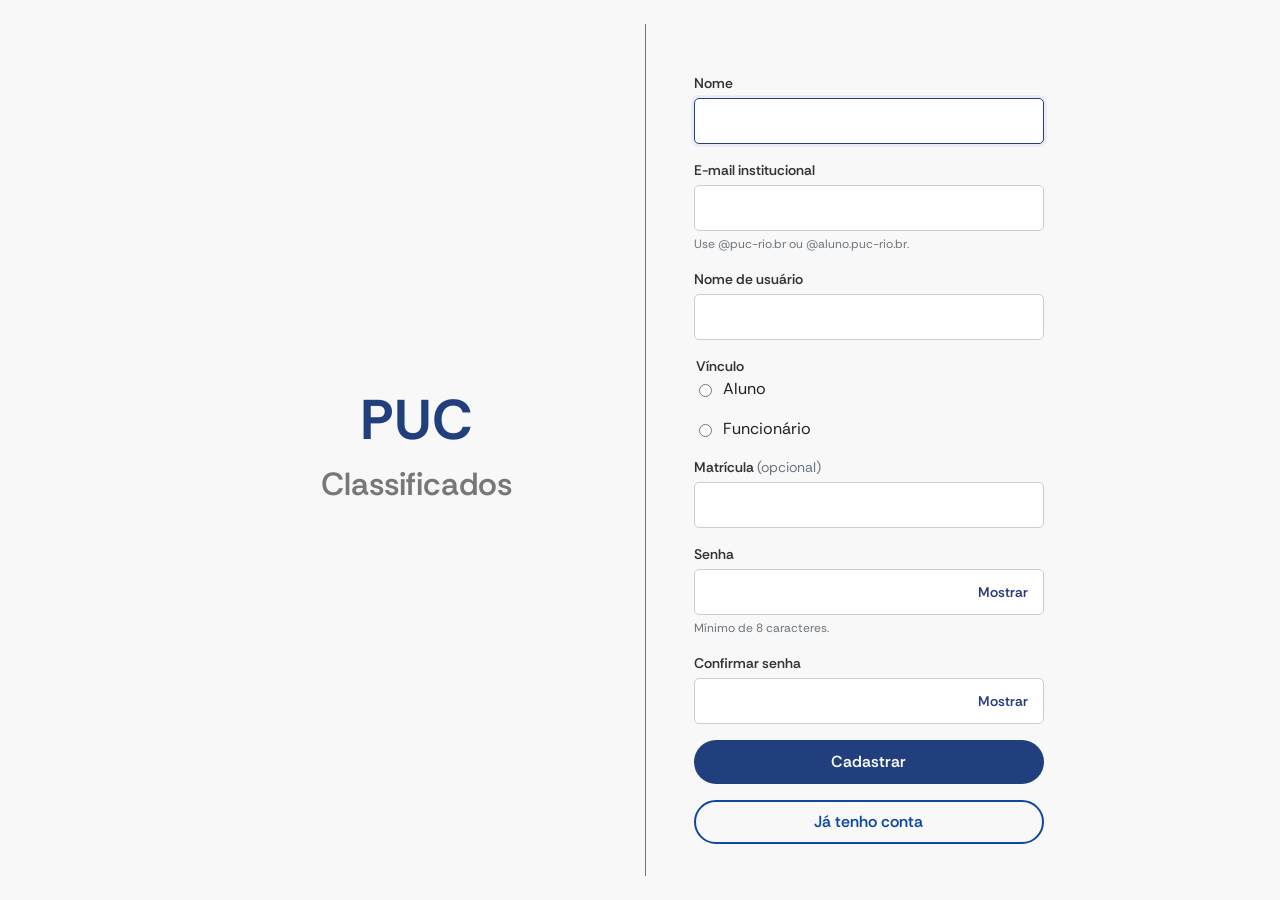
<file: front/cadastro/index.html>
<!doctype html>
<html lang="pt-BR">
<head>
  <meta charset="utf-8">
  <meta name="viewport" content="width=device-width, initial-scale=1">
  <title>Criar conta · Classificados PUC</title>
  <link rel="preconnect" href="https://fonts.googleapis.com">
  <link rel="stylesheet" href="https://fonts.googleapis.com/css2?family=Rethink+Sans:wght@400;600;700&display=swap">
  <link rel="stylesheet" href="../css/tema.css">
</head>
<body>
  <main class="acesso">
    <div class="acesso__marca">
      <div class="acesso__sigla">PUC</div>
      <div class="acesso__titulo">Classificados</div>
    </div>
    <div class="acesso__divisor" aria-hidden="true"></div>
    <div class="acesso__formulario">
      <section id="secao-formulario">
        <h1 class="visualmente-oculto">Criar conta</h1>
        <form class="formulario" id="form-cadastro" novalidate>
          <div id="alerta" role="alert"></div>
          <div class="campo">
            <label class="campo__rotulo" for="campo-nome">Nome</label>
            <input class="campo__entrada" id="campo-nome" name="nome" autocomplete="name" autofocus>
            <span class="campo__erro" id="campo-nome-erro"></span>
          </div>
          <div class="campo">
            <label class="campo__rotulo" for="campo-email">E-mail institucional</label>
            <input class="campo__entrada" id="campo-email" name="email" type="email" autocomplete="email">
            <span class="campo__ajuda">Use @puc-rio.br ou @aluno.puc-rio.br.</span>
            <span class="campo__erro" id="campo-email-erro"></span>
          </div>
          <div class="campo">
            <label class="campo__rotulo" for="campo-nome-usuario">Nome de usuário</label>
            <input class="campo__entrada" id="campo-nome-usuario" name="nome_usuario" autocomplete="username">
            <span class="campo__erro" id="campo-nome-usuario-erro"></span>
          </div>
          <fieldset class="campo opcoes" aria-describedby="campo-vinculo-erro">
            <legend class="campo__rotulo">Vínculo</legend>
            <label class="opcoes__item"><input type="radio" name="vinculo" value="aluno"> Aluno</label>
            <label class="opcoes__item"><input type="radio" name="vinculo" value="funcionario"> Funcionário</label>
          </fieldset>
          <span class="campo__erro" id="campo-vinculo-erro"></span>
          <div class="campo">
            <label class="campo__rotulo" for="campo-matricula">Matrícula <span class="campo__opcional">(opcional)</span></label>
            <input class="campo__entrada" id="campo-matricula" name="matricula" inputmode="numeric" autocomplete="off">
            <span class="campo__erro" id="campo-matricula-erro"></span>
          </div>
          <div class="campo">
            <label class="campo__rotulo" for="campo-senha">Senha</label>
            <div class="campo-senha">
              <input class="campo__entrada" id="campo-senha" name="senha" type="password" autocomplete="new-password">
              <button class="campo-senha__alternar" type="button" aria-pressed="false" aria-label="Mostrar senha">Mostrar</button>
            </div>
            <span class="campo__ajuda">Mínimo de 8 caracteres.</span>
            <span class="campo__erro" id="campo-senha-erro"></span>
          </div>
          <div class="campo">
            <label class="campo__rotulo" for="campo-confirmacao-senha">Confirmar senha</label>
            <div class="campo-senha">
              <input class="campo__entrada" id="campo-confirmacao-senha" name="confirmacao_senha" type="password" autocomplete="new-password">
              <button class="campo-senha__alternar" type="button" aria-pressed="false" aria-label="Mostrar confirmação da senha">Mostrar</button>
            </div>
            <span class="campo__erro" id="campo-confirmacao-senha-erro"></span>
          </div>
          <button class="botao botao--primario botao--bloco" type="submit">Cadastrar</button>
          <a class="botao botao--contorno botao--bloco" href="../entrar/">Já tenho conta</a>
        </form>
      </section>

      <section id="secao-verifique" hidden>
        <h1 tabindex="-1">Verifique seu e-mail</h1>
        <p class="alerta alerta--info" role="status" style="margin: var(--espaco-4) 0">
          Enviamos um link de confirmação para <strong id="email-enviado"></strong>.
          Ele vale por 15 minutos.
        </p>
        <form class="formulario" id="reenvio" novalidate>
          <div class="campo">
            <label class="campo__rotulo" for="reenvio-email">E-mail institucional</label>
            <input class="campo__entrada" id="reenvio-email" name="email" type="email" autocomplete="email">
            <span class="campo__erro" id="reenvio-email-erro"></span>
          </div>
          <button class="botao botao--contorno botao--bloco" type="submit">Reenviar link</button>
          <div data-aviso role="status"></div>
        </form>
        <a class="botao botao--primario botao--bloco" href="../entrar/" style="margin-top: var(--espaco-4)">Ir para a entrada</a>
      </section>
    </div>
  </main>
  <script type="module" src="../js/paginas/cadastro.js"></script>
</body>
</html>
</file>
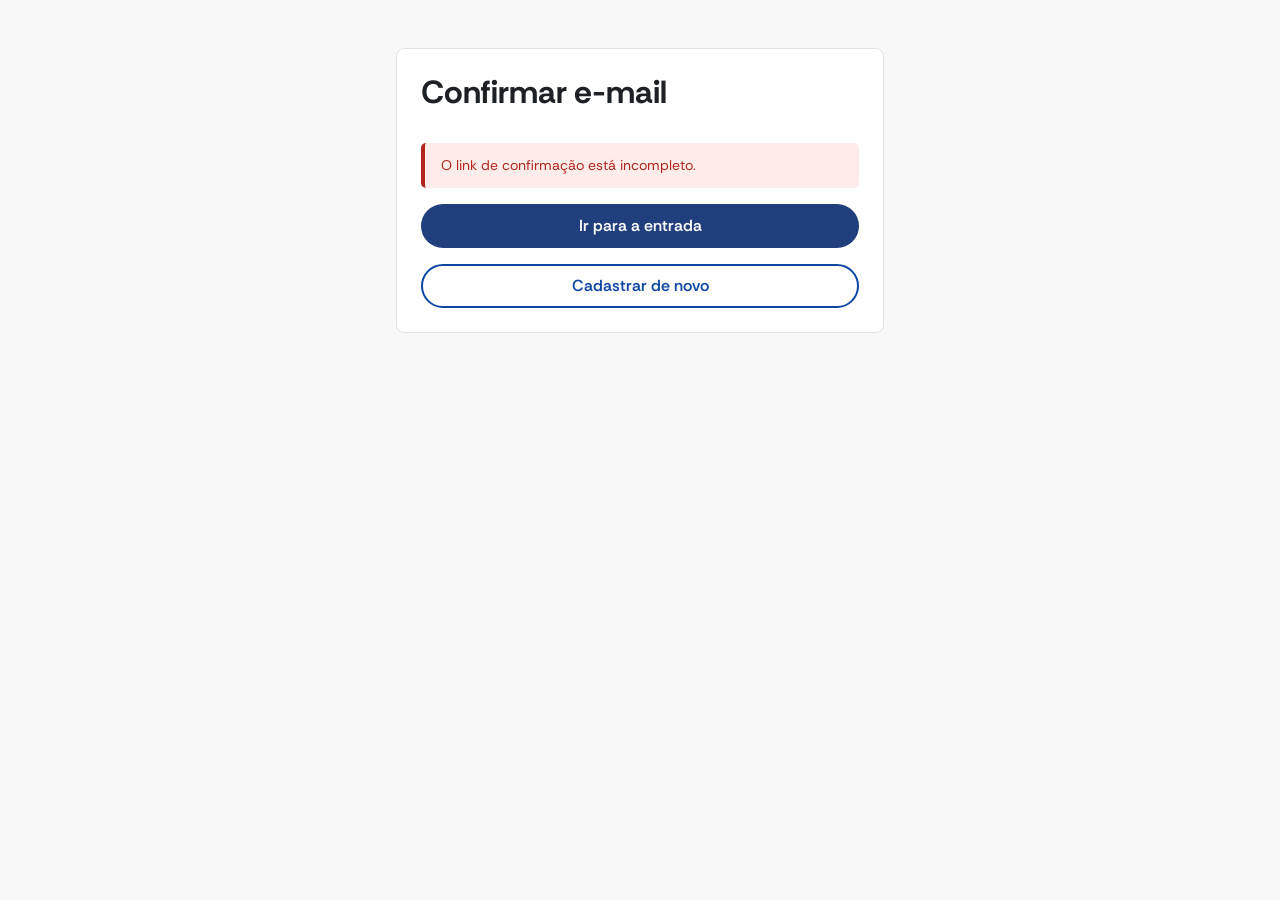
<file: front/confirmar-email/index.html>
<!doctype html>
<html lang="pt-BR">
<head>
  <meta charset="utf-8">
  <meta name="viewport" content="width=device-width, initial-scale=1">
  <title>Confirmar e-mail · Classificados PUC</title>
  <link rel="preconnect" href="https://fonts.googleapis.com">
  <link rel="stylesheet" href="https://fonts.googleapis.com/css2?family=Rethink+Sans:wght@400;600;700&display=swap">
  <link rel="stylesheet" href="../css/tema.css">
</head>
<body>
  <main class="container" style="max-width: 520px; padding-top: var(--espaco-7)">
    <div class="painel">
      <div class="formulario">
        <h1>Confirmar e-mail</h1>
        <div id="alerta" role="alert"></div>
        <button class="botao botao--primario botao--bloco" id="confirmar" type="button">Confirmar meu e-mail</button>

        <form class="formulario" id="reenvio" hidden novalidate>
          <div class="campo">
            <label class="campo__rotulo" for="reenvio-email">E-mail institucional do cadastro</label>
            <input class="campo__entrada" id="reenvio-email" name="email" type="email" autocomplete="email">
            <span class="campo__erro" id="reenvio-email-erro"></span>
          </div>
          <button class="botao botao--contorno botao--bloco" type="submit">Enviar novo link</button>
          <div data-aviso role="status"></div>
        </form>

        <div class="formulario" id="caminhos" hidden>
          <a class="botao botao--primario botao--bloco" id="link-entrar" href="../entrar/">Ir para a entrada</a>
          <a class="botao botao--contorno botao--bloco" id="link-cadastro" href="../cadastro/">Cadastrar de novo</a>
        </div>
      </div>
    </div>
  </main>
  <script type="module" src="../js/paginas/confirmar_email.js"></script>
</body>
</html>
</file>
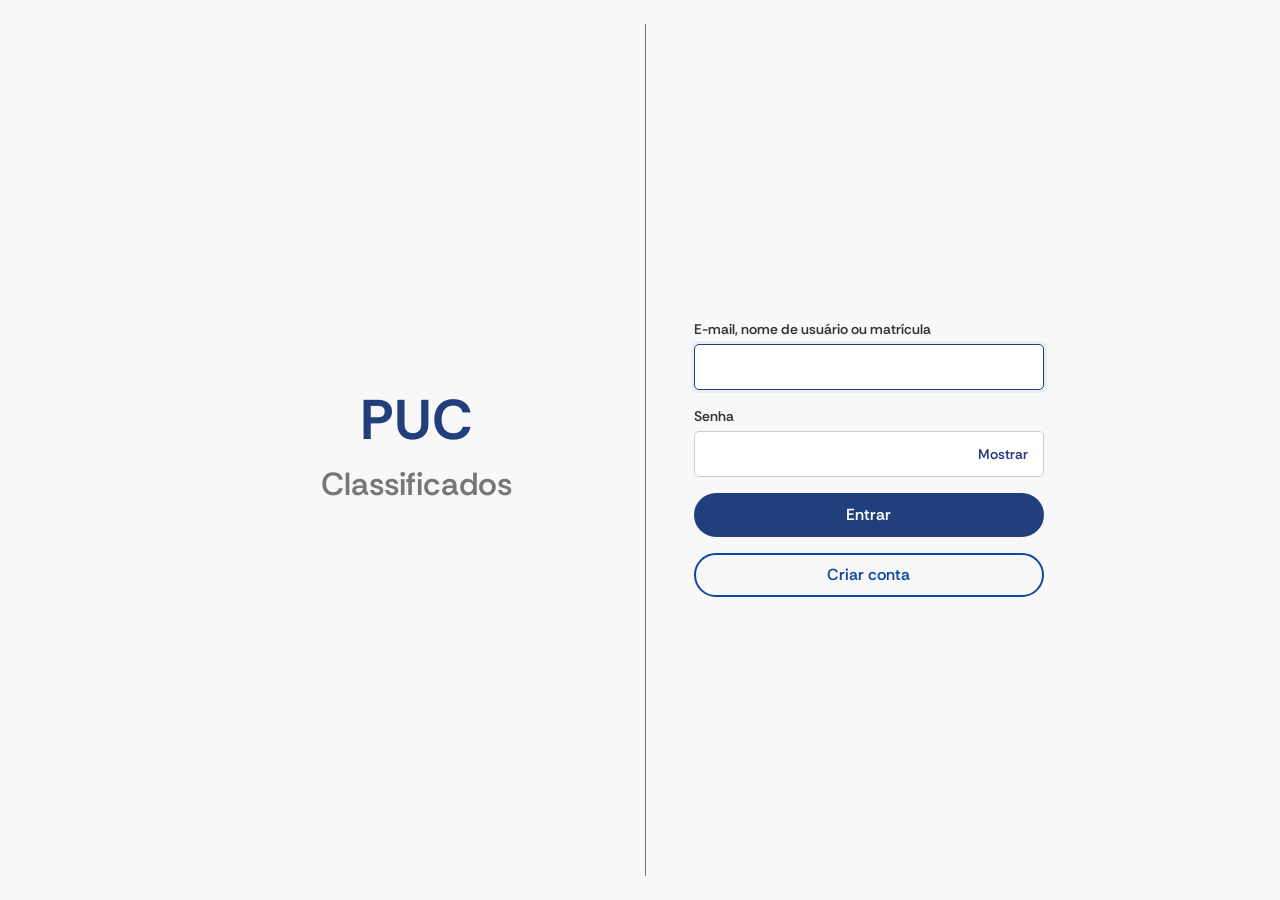
<file: front/entrar/index.html>
<!doctype html>
<html lang="pt-BR">
<head>
  <meta charset="utf-8">
  <meta name="viewport" content="width=device-width, initial-scale=1">
  <title>Entrar · Classificados PUC</title>
  <link rel="preconnect" href="https://fonts.googleapis.com">
  <link rel="stylesheet" href="https://fonts.googleapis.com/css2?family=Rethink+Sans:wght@400;600;700&display=swap">
  <link rel="stylesheet" href="../css/tema.css">
</head>
<body>
  <main class="acesso">
    <div class="acesso__marca">
      <div class="acesso__sigla">PUC</div>
      <div class="acesso__titulo">Classificados</div>
    </div>
    <div class="acesso__divisor" aria-hidden="true"></div>
    <div class="acesso__formulario">
      <h1 class="visualmente-oculto">Entrar</h1>
      <form class="formulario" id="form-entrar" novalidate>
        <div id="alerta" role="alert"></div>
        <div class="campo">
          <label class="campo__rotulo" for="campo-identificador">E-mail, nome de usuário ou matrícula</label>
          <input class="campo__entrada" id="campo-identificador" name="identificador" autocomplete="username" autofocus>
          <span class="campo__erro" id="campo-identificador-erro"></span>
        </div>
        <div class="campo">
          <label class="campo__rotulo" for="campo-senha">Senha</label>
          <div class="campo-senha">
            <input class="campo__entrada" id="campo-senha" name="senha" type="password" autocomplete="current-password">
            <button class="campo-senha__alternar" type="button" aria-pressed="false" aria-label="Mostrar senha">Mostrar</button>
          </div>
          <span class="campo__erro" id="campo-senha-erro"></span>
        </div>
        <button class="botao botao--primario botao--bloco" type="submit">Entrar</button>
        <a class="botao botao--contorno botao--bloco" href="../cadastro/">Criar conta</a>
      </form>

      <form class="formulario" id="reenvio" hidden novalidate style="margin-top: var(--espaco-5)">
        <div class="campo">
          <label class="campo__rotulo" for="reenvio-email">E-mail institucional do cadastro</label>
          <input class="campo__entrada" id="reenvio-email" name="email" type="email" autocomplete="email">
          <span class="campo__erro" id="reenvio-email-erro"></span>
        </div>
        <button class="botao botao--contorno botao--bloco" type="submit">Reenviar link de confirmação</button>
        <div data-aviso role="status"></div>
      </form>
    </div>
  </main>
  <script type="module" src="../js/paginas/entrar.js"></script>
</body>
</html>
</file>
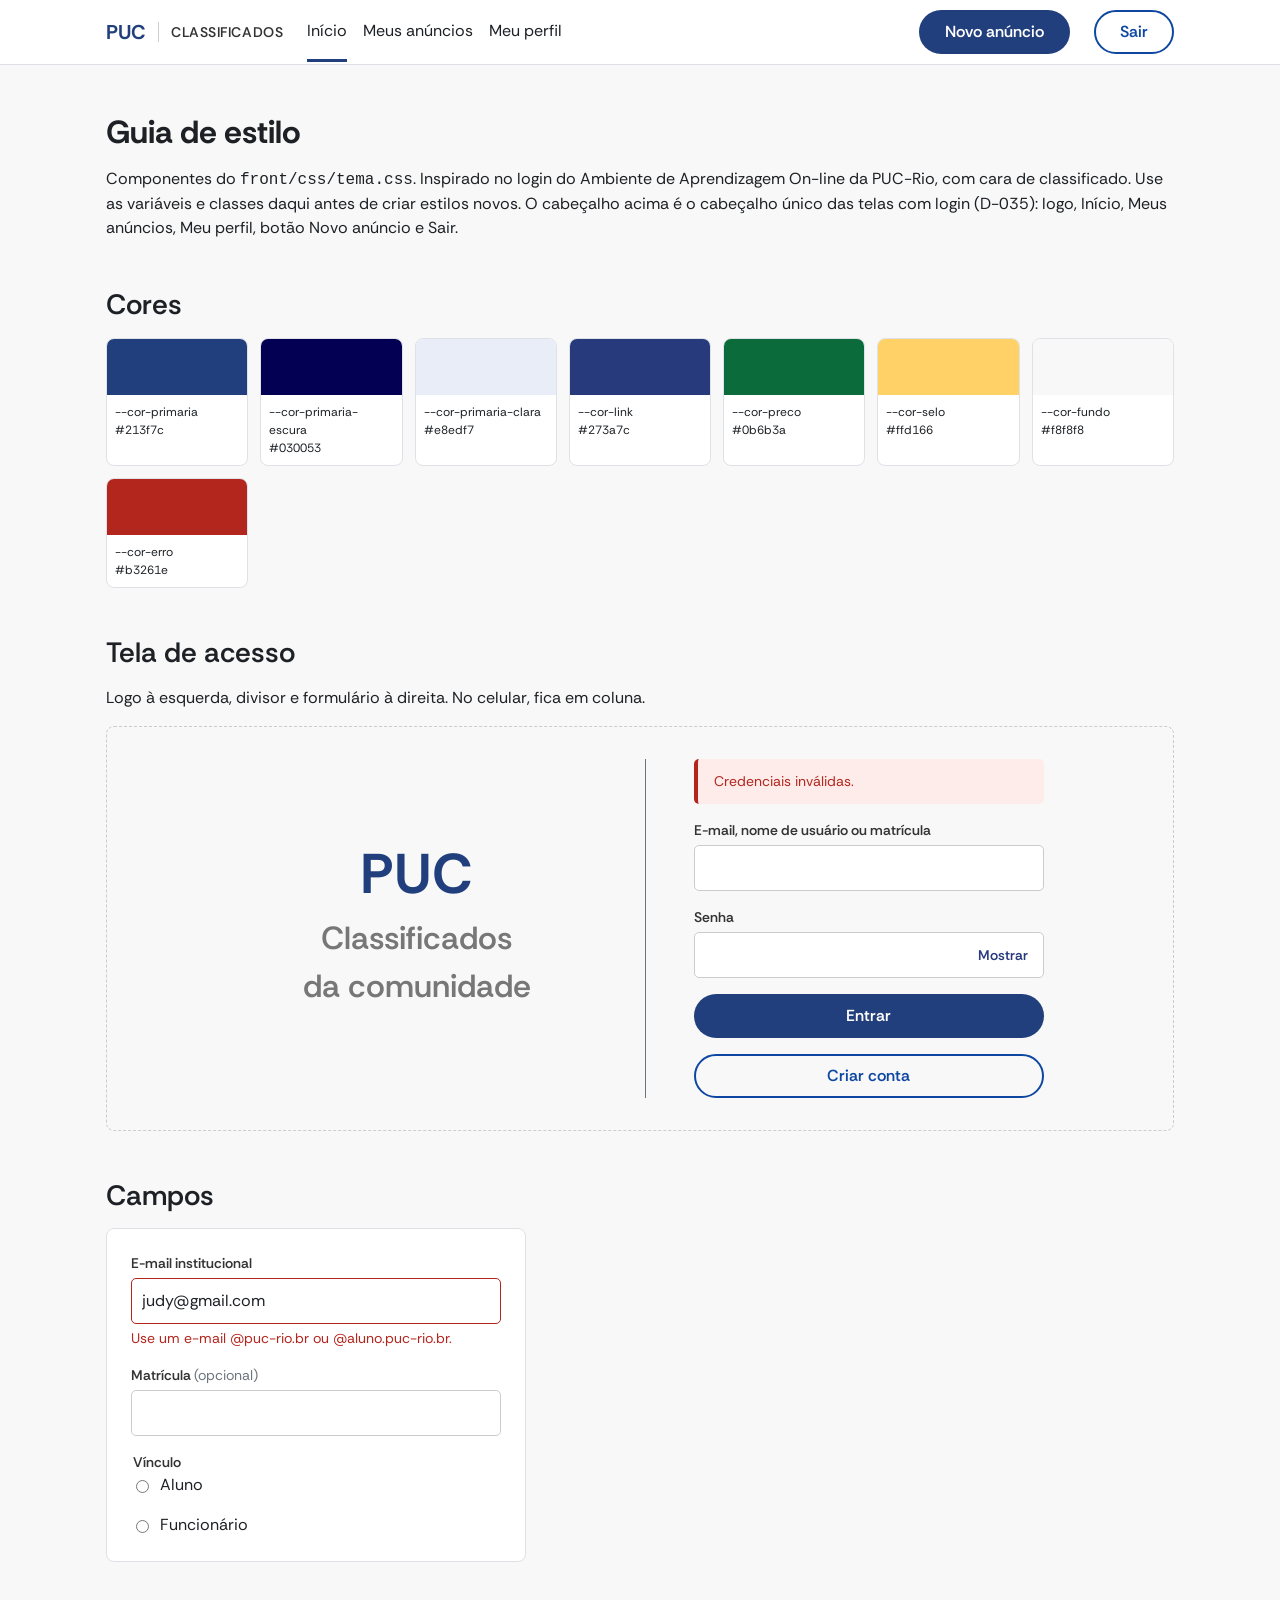
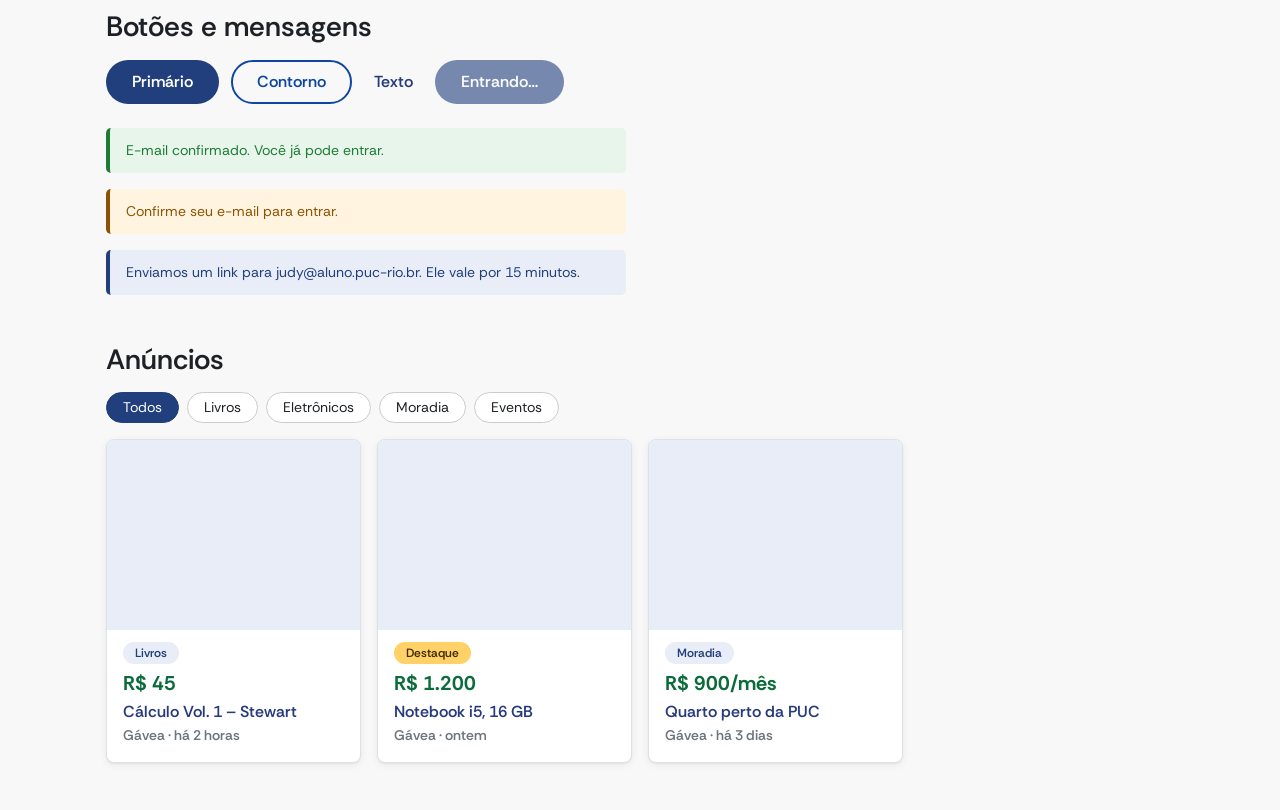
<file: front/guia-de-estilo/index.html>
<!doctype html>
<html lang="pt-BR">
<head>
  <meta charset="utf-8">
  <meta name="viewport" content="width=device-width, initial-scale=1">
  <title>Guia de estilo · Classificados PUC</title>
  <link rel="preconnect" href="https://fonts.googleapis.com">
  <link rel="stylesheet" href="https://fonts.googleapis.com/css2?family=Rethink+Sans:wght@400;600;700&display=swap">
  <link rel="stylesheet" href="../css/tema.css">
  <style>
    /* Só para esta página de demonstração. */
    .secao { margin: var(--espaco-7) 0; }
    .paleta { display: grid; grid-template-columns: repeat(auto-fill, minmax(140px, 1fr)); gap: var(--espaco-3); }
    .amostra { border: 1px solid var(--cor-borda-suave); border-radius: var(--raio-cartao); overflow: hidden; background: var(--cor-superficie); font-size: var(--texto-xs); }
    .amostra__cor { height: 56px; }
    .amostra__nome { padding: var(--espaco-2); }
    .linha { display: flex; flex-wrap: wrap; gap: var(--espaco-3); align-items: center; }
    .moldura { border: 1px dashed var(--cor-borda); border-radius: var(--raio-cartao); background: var(--cor-fundo); }
    .moldura .acesso { min-height: 0; padding: var(--espaco-6) var(--margem-lateral); }
  </style>
</head>
<body>
  <header class="cabecalho">
    <div class="container cabecalho__conteudo">
      <a class="marca" href="#">
        <span class="marca__sigla">PUC</span>
        <span class="marca__nome">Classificados</span>
      </a>
      <nav class="navegacao" aria-label="Principal">
        <a class="navegacao__item" href="#" aria-current="page">Início</a>
        <a class="navegacao__item" href="#">Meus anúncios</a>
        <a class="navegacao__item" href="#">Meu perfil</a>
      </nav>
      <a class="botao botao--primario" href="#">Novo anúncio</a>
      <button class="botao botao--contorno" type="button">Sair</button>
    </div>
  </header>

  <main class="container">
    <section class="secao">
      <h1>Guia de estilo</h1>
      <p>Componentes do <code>front/css/tema.css</code>. Inspirado no login do
        Ambiente de Aprendizagem On-line da PUC-Rio, com cara de classificado.
        Use as variáveis e classes daqui antes de criar estilos novos.
        O cabeçalho acima é o cabeçalho único das telas com login (D-035): logo,
        Início, Meus anúncios, Meu perfil, botão Novo anúncio e Sair.</p>
    </section>

    <section class="secao">
      <h2>Cores</h2>
      <div class="paleta">
        <div class="amostra"><div class="amostra__cor" style="background:var(--cor-primaria)"></div><div class="amostra__nome">--cor-primaria<br>#213f7c</div></div>
        <div class="amostra"><div class="amostra__cor" style="background:var(--cor-primaria-escura)"></div><div class="amostra__nome">--cor-primaria-escura<br>#030053</div></div>
        <div class="amostra"><div class="amostra__cor" style="background:var(--cor-primaria-clara)"></div><div class="amostra__nome">--cor-primaria-clara<br>#e8edf7</div></div>
        <div class="amostra"><div class="amostra__cor" style="background:var(--cor-link)"></div><div class="amostra__nome">--cor-link<br>#273a7c</div></div>
        <div class="amostra"><div class="amostra__cor" style="background:var(--cor-preco)"></div><div class="amostra__nome">--cor-preco<br>#0b6b3a</div></div>
        <div class="amostra"><div class="amostra__cor" style="background:var(--cor-selo)"></div><div class="amostra__nome">--cor-selo<br>#ffd166</div></div>
        <div class="amostra"><div class="amostra__cor" style="background:var(--cor-fundo)"></div><div class="amostra__nome">--cor-fundo<br>#f8f8f8</div></div>
        <div class="amostra"><div class="amostra__cor" style="background:var(--cor-erro)"></div><div class="amostra__nome">--cor-erro<br>#b3261e</div></div>
      </div>
    </section>

    <section class="secao">
      <h2>Tela de acesso</h2>
      <p>Logo à esquerda, divisor e formulário à direita. No celular, fica em coluna.</p>
      <div class="moldura">
        <div class="acesso">
          <div class="acesso__marca">
            <div class="acesso__sigla">PUC</div>
            <div class="acesso__titulo">Classificados<br>da comunidade</div>
          </div>
          <div class="acesso__divisor" aria-hidden="true"></div>
          <div class="acesso__formulario">
            <form class="formulario" onsubmit="return false">
              <div class="alerta alerta--erro" role="alert">Credenciais inválidas.</div>
              <div class="campo">
                <label class="campo__rotulo" for="demo-id">E-mail, nome de usuário ou matrícula</label>
                <input class="campo__entrada" id="demo-id" autocomplete="username">
              </div>
              <div class="campo">
                <label class="campo__rotulo" for="demo-senha">Senha</label>
                <div class="campo-senha">
                  <input class="campo__entrada" id="demo-senha" type="password" autocomplete="current-password">
                  <button class="campo-senha__alternar" type="button" aria-pressed="false">Mostrar</button>
                </div>
              </div>
              <button class="botao botao--primario botao--bloco" type="submit">Entrar</button>
              <a class="botao botao--contorno botao--bloco" href="#">Criar conta</a>
            </form>
          </div>
        </div>
      </div>
    </section>

    <section class="secao">
      <h2>Campos</h2>
      <div class="painel" style="max-width: 420px">
        <form class="formulario" onsubmit="return false">
          <div class="campo">
            <label class="campo__rotulo" for="demo-email">E-mail institucional</label>
            <input class="campo__entrada" id="demo-email" aria-invalid="true" aria-describedby="demo-email-erro" value="judy@gmail.com">
            <span class="campo__erro" id="demo-email-erro">Use um e-mail @puc-rio.br ou @aluno.puc-rio.br.</span>
          </div>
          <div class="campo">
            <label class="campo__rotulo" for="demo-mat">Matrícula <span class="campo__opcional">(opcional)</span></label>
            <input class="campo__entrada" id="demo-mat">
          </div>
          <fieldset class="campo opcoes">
            <legend class="campo__rotulo">Vínculo</legend>
            <label class="opcoes__item"><input type="radio" name="demo-vinculo"> Aluno</label>
            <label class="opcoes__item"><input type="radio" name="demo-vinculo"> Funcionário</label>
          </fieldset>
        </form>
      </div>
    </section>

    <section class="secao">
      <h2>Botões e mensagens</h2>
      <div class="linha">
        <button class="botao botao--primario">Primário</button>
        <button class="botao botao--contorno">Contorno</button>
        <button class="botao botao--texto">Texto</button>
        <button class="botao botao--primario" disabled>Entrando…</button>
      </div>
      <div class="formulario" style="margin-top: var(--espaco-5); max-width: 520px">
        <div class="alerta alerta--sucesso">E-mail confirmado. Você já pode entrar.</div>
        <div class="alerta alerta--aviso">Confirme seu e-mail para entrar.</div>
        <div class="alerta alerta--info">Enviamos um link para judy@aluno.puc-rio.br. Ele vale por 15 minutos.</div>
      </div>
    </section>

    <section class="secao">
      <h2>Anúncios</h2>
      <div class="filtros" style="margin-bottom: var(--espaco-4)">
        <button class="filtro" aria-pressed="true">Todos</button>
        <button class="filtro" aria-pressed="false">Livros</button>
        <button class="filtro" aria-pressed="false">Eletrônicos</button>
        <button class="filtro" aria-pressed="false">Moradia</button>
        <button class="filtro" aria-pressed="false">Eventos</button>
      </div>
      <div class="grade-anuncios">
        <a class="anuncio" href="#">
          <div class="anuncio__imagem"></div>
          <div class="anuncio__corpo">
            <span class="etiqueta">Livros</span>
            <span class="anuncio__preco">R$ 45</span>
            <h3 class="anuncio__titulo">Cálculo Vol. 1 – Stewart</h3>
            <span class="anuncio__meta">Gávea · há 2 horas</span>
          </div>
        </a>
        <a class="anuncio" href="#">
          <div class="anuncio__imagem"></div>
          <div class="anuncio__corpo">
            <span class="etiqueta etiqueta--destaque">Destaque</span>
            <span class="anuncio__preco">R$ 1.200</span>
            <h3 class="anuncio__titulo">Notebook i5, 16 GB</h3>
            <span class="anuncio__meta">Gávea · ontem</span>
          </div>
        </a>
        <a class="anuncio" href="#">
          <div class="anuncio__imagem"></div>
          <div class="anuncio__corpo">
            <span class="etiqueta">Moradia</span>
            <span class="anuncio__preco">R$ 900/mês</span>
            <h3 class="anuncio__titulo">Quarto perto da PUC</h3>
            <span class="anuncio__meta">Gávea · há 3 dias</span>
          </div>
        </a>
      </div>
    </section>
  </main>
</body>
</html>
</file>
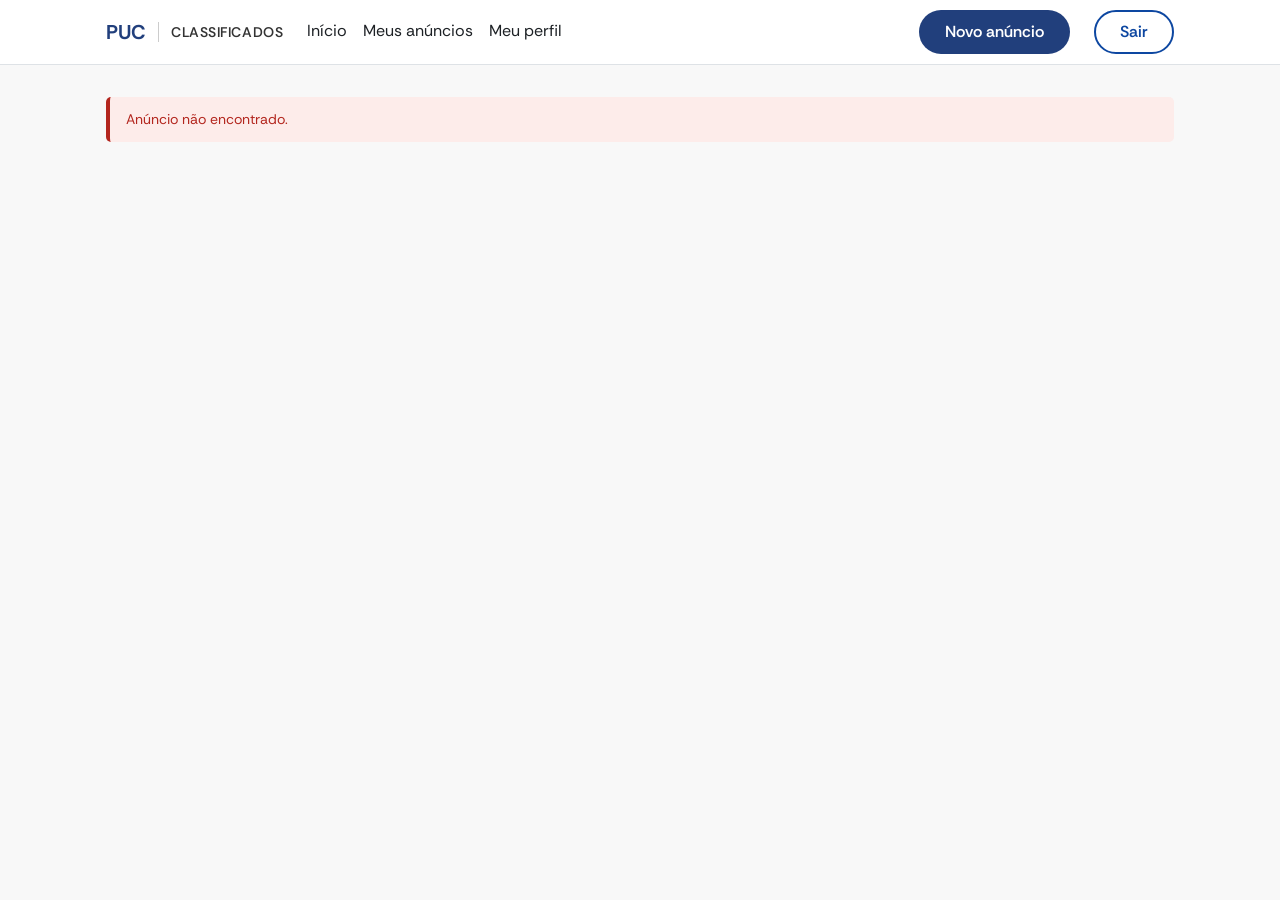
<file: front/anuncios/detalhes/index.html>
<!doctype html>
<html lang="pt-BR">
<head>
  <meta charset="utf-8">
  <meta name="viewport" content="width=device-width, initial-scale=1">
  <title>Detalhes do anúncio · Classificados PUC</title>
  <link rel="preconnect" href="https://fonts.googleapis.com">
  <link rel="stylesheet" href="https://fonts.googleapis.com/css2?family=Rethink+Sans:wght@400;600;700&display=swap">
  <link rel="stylesheet" href="../../css/tema.css">
  <link rel="stylesheet" href="../../css/detalhes.css">
</head>
<body>
  <header class="cabecalho" data-cabecalho></header>
  <main class="container pagina-detalhes">
    <div id="alerta" role="alert"></div>
    <div id="carregando" class="estado-carregamento" role="status">
      Carregando anúncio...
    </div>
    <article id="conteudo" class="detalhes" hidden>
      <section class="detalhes__foto" aria-label="Foto do anúncio">
        <img id="foto-anuncio" alt="" hidden>
        <div id="sem-foto" class="detalhes__foto-vazia" hidden>
          Este anúncio não possui foto.
        </div>
      </section>
      <section class="painel detalhes__painel">
        <span id="categoria" class="etiqueta"></span>
        <h1 id="titulo"></h1>
        <p id="preco" class="detalhes__preco"></p>
        <dl class="detalhes__dados">
          <div id="linha-conservacao" hidden>
            <dt>Estado de conservação</dt>
            <dd id="conservacao"></dd>
          </div>
          <div id="linha-data-evento" hidden>
            <dt>Data do evento</dt>
            <dd id="data-evento"></dd>
          </div>
          <div id="linha-horario-evento" hidden>
            <dt>Horário</dt>
            <dd id="horario-evento"></dd>
          </div>
          <div id="linha-local-evento" hidden>
            <dt>Local</dt>
            <dd id="local-evento"></dd>
          </div>
        </dl>
        <h2>Descrição</h2>
        <p id="descricao" class="detalhes__descricao"></p>
        <div class="detalhes__acoes">
          <a class="botao botao--contorno" id="editar-anuncio" href="#" hidden>Editar anúncio</a>
        </div>
        <section class="painel detalhes__anunciante" aria-labelledby="titulo-anunciante">
          <h2 id="titulo-anunciante">Anunciante</h2>
          <div class="detalhes__perfil">
            <img id="foto-anunciante" alt="" hidden>
            <div>
              <strong id="nome-anunciante"></strong>
              <span id="vinculo" class="etiqueta"></span>
            </div>
          </div>
          <div id="contatos" class="detalhes__contatos" aria-label="Contatos do anunciante"></div>
        </section>
      </section>
    </article>
  </main>
  <script type="module" src="../../js/paginas/detalhes_anuncio.js"></script>
</body>
</html>
</file>
<file: front/css/tema.css>
/*
 * Tema do Classificados PUC.
 *
 * Inspirado no visual do Ambiente de Aprendizagem On-line da PUC-Rio
 * (ead.puc-rio.br): fonte Rethink Sans, fundo claro, azul institucional e
 * botões em pílula. Os componentes de classificado (cartão de anúncio, preço,
 * etiquetas) são próprios deste projeto.
 *
 * Como usar em qualquer página:
 *   <link rel="preconnect" href="https://fonts.googleapis.com">
 *   <link rel="stylesheet" href="https://fonts.googleapis.com/css2?family=Rethink+Sans:wght@400;600;700&display=swap">
 *   <link rel="stylesheet" href="/css/tema.css">
 *
 * Regras para o grupo:
 *   - Use as variáveis de :root, nunca cores ou medidas soltas.
 *   - Use as classes de componente abaixo antes de criar novas.
 *   - Estilo específico de uma tela vai em um CSS da própria tela.
 *   - Veja todos os componentes em /guia-de-estilo/.
 */

/* ------------------------------------------------------------------ */
/* 1. Tokens                                                           */
/* ------------------------------------------------------------------ */

:root {
  /* Marca (valores do login do EAD PUC-Rio) */
  --cor-primaria: #213f7c;
  --cor-primaria-escura: #030053;
  --cor-primaria-clara: #e8edf7;
  --cor-link: #273a7c;
  --cor-destaque-contorno: #0d47a1;

  /* Classificados: preço e selo de destaque */
  --cor-preco: #0b6b3a;
  --cor-selo: #ffd166;
  --cor-selo-texto: #3d2c00;

  /* Neutros */
  --cor-fundo: #f8f8f8;
  --cor-superficie: #ffffff;
  --cor-texto: #1d2125;
  --cor-texto-rotulo: #333333;
  --cor-texto-suave: #6c757d;
  --cor-titulo-marca: #777777;
  --cor-borda: #cccccc;
  --cor-borda-suave: #dee2e6;
  --cor-divisor: #6c757d;

  /* Estados */
  --cor-erro: #b3261e;
  --cor-erro-fundo: #fdecea;
  --cor-sucesso: #1e7b34;
  --cor-sucesso-fundo: #e7f5ea;
  --cor-aviso: #8a5300;
  --cor-aviso-fundo: #fff4e0;
  --cor-info-fundo: var(--cor-primaria-clara);
  --cor-foco: #4c8dff;

  /* Tipografia */
  --fonte-base: "Rethink Sans", system-ui, -apple-system, "Segoe UI", Roboto, sans-serif;
  --texto-xs: 0.75rem;
  --texto-sm: 0.875rem;
  --texto-md: 1rem;
  --texto-lg: 1.25rem;
  --texto-xl: 1.75rem;
  --texto-xxl: 2rem;
  --peso-normal: 400;
  --peso-semi: 600;
  --peso-forte: 700;

  /* Espaços */
  --espaco-1: 0.25rem;
  --espaco-2: 0.5rem;
  --espaco-3: 0.75rem;
  --espaco-4: 1rem;
  --espaco-5: 1.5rem;
  --espaco-6: 2rem;
  --espaco-7: 3rem;

  /* Formas */
  --raio-campo: 5px;
  --raio-cartao: 8px;
  --raio-pilula: 999px;
  --sombra-cartao: 0 1px 2px rgba(0, 0, 0, 0.06), 0 2px 8px rgba(0, 0, 0, 0.06);
  --sombra-cartao-hover: 0 4px 16px rgba(0, 0, 0, 0.12);

  /* Layout */
  --largura-conteudo: 1100px;
  --largura-formulario: 350px;
  --altura-cabecalho: 64px;
  --margem-lateral: 16px;
}

/* ------------------------------------------------------------------ */
/* 2. Base                                                             */
/* ------------------------------------------------------------------ */

*,
*::before,
*::after {
  box-sizing: border-box;
}

body {
  margin: 0;
  font-family: var(--fonte-base);
  font-size: var(--texto-md);
  line-height: 1.5;
  color: var(--cor-texto);
  background-color: var(--cor-fundo);
}

h1, h2, h3 {
  margin: 0 0 var(--espaco-4);
  line-height: 1.2;
}

h1 { font-size: var(--texto-xxl); font-weight: var(--peso-forte); }
h2 { font-size: var(--texto-xl); font-weight: var(--peso-semi); }
h3 { font-size: var(--texto-lg); font-weight: var(--peso-semi); }

p { margin: 0 0 var(--espaco-4); }

a {
  color: var(--cor-link);
  font-weight: var(--peso-semi);
  text-decoration: none;
}

a:hover { text-decoration: underline; }

:focus-visible {
  outline: 3px solid var(--cor-foco);
  outline-offset: 2px;
}

img { max-width: 100%; display: block; }

[hidden] { display: none !important; }

.visualmente-oculto {
  position: absolute;
  width: 1px;
  height: 1px;
  overflow: hidden;
  clip: rect(0 0 0 0);
  white-space: nowrap;
}

.container {
  width: 100%;
  max-width: var(--largura-conteudo);
  margin: 0 auto;
  padding: 0 var(--margem-lateral);
}

/* ------------------------------------------------------------------ */
/* 3. Cabeçalho (estilo da barra do EAD)                               */
/* ------------------------------------------------------------------ */

.cabecalho {
  position: sticky;
  top: 0;
  z-index: 10;
  background: var(--cor-superficie);
  border-bottom: 1px solid var(--cor-borda-suave);
}

.cabecalho__conteudo {
  display: flex;
  align-items: center;
  gap: var(--espaco-5);
  min-height: var(--altura-cabecalho);
}

.marca {
  display: flex;
  align-items: center;
  gap: var(--espaco-3);
  color: var(--cor-primaria);
  font-weight: var(--peso-forte);
  text-decoration: none;
}

.marca:hover { text-decoration: none; }

.marca__sigla {
  font-size: var(--texto-lg);
  line-height: 1;
  padding-right: var(--espaco-3);
  border-right: 1px solid var(--cor-borda);
}

.marca__nome {
  font-size: var(--texto-sm);
  font-weight: var(--peso-semi);
  text-transform: uppercase;
  letter-spacing: 0.04em;
  color: var(--cor-texto-rotulo);
}

.navegacao {
  display: flex;
  gap: var(--espaco-4);
  margin-right: auto;
}

.navegacao__item {
  padding: var(--espaco-4) 0;
  color: var(--cor-texto);
  font-weight: var(--peso-normal);
  border-bottom: 3px solid transparent;
}

.navegacao__item:hover { text-decoration: none; color: var(--cor-primaria); }

.navegacao__item[aria-current="page"] {
  border-bottom-color: var(--cor-primaria);
}

/* ------------------------------------------------------------------ */
/* 4. Layout das telas de acesso (logo | divisor | formulário)          */
/* ------------------------------------------------------------------ */

.acesso {
  display: flex;
  align-items: center;
  justify-content: center;
  min-height: 100vh;
  padding: var(--espaco-5) var(--margem-lateral);
}

.acesso__marca {
  flex: 1;
  max-width: 360px;
  text-align: center;
}

.acesso__sigla {
  font-size: 3.5rem;
  font-weight: var(--peso-forte);
  color: var(--cor-primaria);
  line-height: 1;
}

.acesso__titulo {
  margin-top: var(--espaco-3);
  font-size: var(--texto-xxl);
  font-weight: var(--peso-semi);
  color: var(--cor-titulo-marca);
}

.acesso__divisor {
  align-self: stretch;
  width: 1px;
  margin: 0 var(--espaco-7);
  background: var(--cor-divisor);
}

.acesso__formulario {
  flex: 1;
  width: 100%;
  max-width: var(--largura-formulario);
}

@media (max-width: 768px) {
  .acesso { flex-direction: column; }
  .acesso__divisor { width: 80%; height: 1px; margin: var(--espaco-5) 0; align-self: center; }
  .acesso__sigla { font-size: 2.5rem; }
  .acesso__titulo { font-size: var(--texto-xl); }
}

/* ------------------------------------------------------------------ */
/* 5. Formulários                                                      */
/* ------------------------------------------------------------------ */

.formulario {
  display: flex;
  flex-direction: column;
  gap: var(--espaco-4);
}

.campo {
  display: flex;
  flex-direction: column;
  gap: var(--espaco-1);
}

.campo__rotulo {
  font-size: var(--texto-sm);
  font-weight: var(--peso-semi);
  color: var(--cor-texto-rotulo);
}

.campo__opcional {
  font-weight: var(--peso-normal);
  color: var(--cor-texto-suave);
}

.campo__entrada {
  width: 100%;
  padding: 10px;
  font: inherit;
  color: var(--cor-texto);
  background: var(--cor-superficie);
  border: 1px solid var(--cor-borda);
  border-radius: var(--raio-campo);
}

.campo__entrada:focus-visible {
  outline: none;
  border-color: var(--cor-primaria);
  box-shadow: 0 0 0 3px var(--cor-primaria-clara);
}

.campo__entrada[aria-invalid="true"] {
  border-color: var(--cor-erro);
}

.campo__ajuda {
  font-size: var(--texto-xs);
  color: var(--cor-texto-suave);
}

.campo__erro {
  font-size: var(--texto-sm);
  color: var(--cor-erro);
}

.campo__erro:empty { display: none; }

/* Senha com botão de mostrar/ocultar */
.campo-senha {
  position: relative;
}

.campo-senha .campo__entrada {
  padding-right: 5.5rem;
}

.campo-senha__alternar {
  position: absolute;
  top: 50%;
  right: var(--espaco-2);
  transform: translateY(-50%);
  padding: var(--espaco-1) var(--espaco-2);
  font: inherit;
  font-size: var(--texto-sm);
  font-weight: var(--peso-semi);
  color: var(--cor-link);
  background: none;
  border: none;
  border-radius: var(--raio-campo);
  cursor: pointer;
}

/* Grupo de opções (ex.: vínculo) */
.opcoes {
  display: flex;
  gap: var(--espaco-4);
  margin: 0;
  padding: 0;
  border: none;
}

.opcoes__item {
  display: flex;
  align-items: center;
  gap: var(--espaco-2);
  font-size: var(--texto-md);
}

/* ------------------------------------------------------------------ */
/* 6. Botões                                                           */
/* ------------------------------------------------------------------ */

.botao {
  display: inline-flex;
  align-items: center;
  justify-content: center;
  gap: var(--espaco-2);
  min-height: 40px;
  padding: var(--espaco-2) var(--espaco-5);
  font: inherit;
  font-weight: var(--peso-semi);
  text-decoration: none;
  border: 2px solid transparent;
  border-radius: var(--raio-pilula);
  cursor: pointer;
}

.botao:hover { text-decoration: none; }

.botao--primario {
  color: #ffffff;
  background: var(--cor-primaria);
}

.botao--primario:hover { background: var(--cor-primaria-escura); }

.botao--contorno {
  color: var(--cor-destaque-contorno);
  background: transparent;
  border-color: var(--cor-destaque-contorno);
}

.botao--contorno:hover { background: var(--cor-primaria-clara); }

.botao--texto {
  padding-left: var(--espaco-2);
  padding-right: var(--espaco-2);
  color: var(--cor-link);
  background: transparent;
}

.botao--bloco { width: 100%; }

.botao:disabled,
.botao[aria-busy="true"] {
  opacity: 0.6;
  cursor: not-allowed;
}

/* ------------------------------------------------------------------ */
/* 7. Alertas e mensagens                                              */
/* ------------------------------------------------------------------ */

.alerta {
  padding: var(--espaco-3) var(--espaco-4);
  font-size: var(--texto-sm);
  border-left: 4px solid currentColor;
  border-radius: var(--raio-campo);
}

.alerta:empty { display: none; }

.alerta--erro { color: var(--cor-erro); background: var(--cor-erro-fundo); }
.alerta--sucesso { color: var(--cor-sucesso); background: var(--cor-sucesso-fundo); }
.alerta--aviso { color: var(--cor-aviso); background: var(--cor-aviso-fundo); }
.alerta--info { color: var(--cor-primaria); background: var(--cor-info-fundo); }

/* ------------------------------------------------------------------ */
/* 8. Cartões e componentes de classificado                            */
/* ------------------------------------------------------------------ */

.painel {
  padding: var(--espaco-5);
  background: var(--cor-superficie);
  border: 1px solid var(--cor-borda-suave);
  border-radius: var(--raio-cartao);
}

.grade-anuncios {
  display: grid;
  grid-template-columns: repeat(auto-fill, minmax(220px, 1fr));
  gap: var(--espaco-4);
}

.anuncio {
  display: flex;
  flex-direction: column;
  overflow: hidden;
  color: inherit;
  background: var(--cor-superficie);
  border: 1px solid var(--cor-borda-suave);
  border-radius: var(--raio-cartao);
  box-shadow: var(--sombra-cartao);
  transition: box-shadow 0.15s ease;
}

.anuncio:hover {
  text-decoration: none;
  box-shadow: var(--sombra-cartao-hover);
}

.anuncio__imagem {
  aspect-ratio: 4 / 3;
  width: 100%;
  object-fit: cover;
  background: var(--cor-primaria-clara);
}

.anuncio__corpo {
  display: flex;
  flex-direction: column;
  gap: var(--espaco-1);
  padding: var(--espaco-3) var(--espaco-4) var(--espaco-4);
}

.anuncio__preco {
  font-size: var(--texto-lg);
  font-weight: var(--peso-forte);
  color: var(--cor-preco);
}

.anuncio__titulo {
  margin: 0;
  font-size: var(--texto-md);
  font-weight: var(--peso-semi);
  color: var(--cor-link);
}

.anuncio__meta {
  font-size: var(--texto-sm);
  color: var(--cor-texto-suave);
}

.etiqueta {
  display: inline-block;
  align-self: flex-start;
  padding: 2px var(--espaco-3);
  font-size: var(--texto-xs);
  font-weight: var(--peso-semi);
  color: var(--cor-primaria);
  background: var(--cor-primaria-clara);
  border-radius: var(--raio-pilula);
}

.etiqueta--destaque {
  color: var(--cor-selo-texto);
  background: var(--cor-selo);
}

/* Filtros por categoria */
.filtros {
  display: flex;
  flex-wrap: wrap;
  gap: var(--espaco-2);
}

.filtro {
  padding: var(--espaco-1) var(--espaco-4);
  font: inherit;
  font-size: var(--texto-sm);
  color: var(--cor-texto);
  background: var(--cor-superficie);
  border: 1px solid var(--cor-borda);
  border-radius: var(--raio-pilula);
  cursor: pointer;
}

.filtro[aria-pressed="true"] {
  color: #ffffff;
  background: var(--cor-primaria);
  border-color: var(--cor-primaria);
}

/* Feed de anúncios */
.cabecalho__busca {
  flex: 1;
  max-width: 360px;
  min-width: 180px;
}

.pagina-feed {
  padding-top: var(--espaco-7);
  padding-bottom: var(--espaco-7);
}

/* Busca e filtros do feed (spec 006) */
.botao-filtros {
  display: inline-flex;
  align-items: center;
  gap: var(--espaco-2);
}

.contador-filtros {
  min-width: 1.5em;
  padding: 0 var(--espaco-1);
  font-size: var(--texto-sm);
  line-height: 1.5;
  color: #ffffff;
  text-align: center;
  background: var(--cor-primaria);
  border-radius: var(--raio-pilula);
}

.painel-filtros {
  display: grid;
  gap: var(--espaco-4);
  margin-bottom: var(--espaco-5);
  padding: var(--espaco-5);
  background: var(--cor-superficie);
  border: 1px solid var(--cor-borda-suave);
  border-radius: var(--raio-cartao);
}

.painel-filtros[hidden] { display: none; }

.painel-filtros__grupo {
  display: grid;
  gap: var(--espaco-2);
  margin: 0;
  padding: 0;
  border: 0;
}

.painel-filtros__precos {
  display: grid;
  grid-template-columns: repeat(2, minmax(0, 12rem));
  gap: var(--espaco-4);
}

.painel-filtros__acoes {
  display: flex;
  gap: var(--espaco-2);
}

.feed-cabecalho {
  display: flex;
  flex-wrap: wrap;
  align-items: baseline;
  justify-content: space-between;
  gap: var(--espaco-2);
}

@media (max-width: 480px) {
  .painel-filtros__precos { grid-template-columns: 1fr 1fr; }
}

.anuncio__descricao {
  margin: 0;
  min-height: 3em;
  font-size: var(--texto-sm);
  color: var(--cor-texto-suave);
}

.anuncio__imagem--vazia {
  display: flex;
  align-items: center;
  justify-content: center;
  aspect-ratio: 4 / 3;
  color: var(--cor-texto-suave);
  background: var(--cor-primaria-clara);
  font-size: var(--texto-sm);
}

.estado-vazio {
  margin: var(--espaco-5) 0;
  padding: var(--espaco-5);
  color: var(--cor-texto-suave);
  background: var(--cor-superficie);
  border: 1px solid var(--cor-borda-suave);
  border-radius: var(--raio-cartao);
  text-align: center;
}

.paginacao {
  display: flex;
  justify-content: center;
  gap: var(--espaco-2);
  margin-top: var(--espaco-5);
}

.paginacao__item {
  min-width: 40px;
  height: 40px;
  font: inherit;
  color: var(--cor-link);
  background: var(--cor-superficie);
  border: 1px solid var(--cor-borda);
  border-radius: var(--raio-pilula);
  cursor: pointer;
}

.paginacao__item[aria-current="page"] {
  color: #ffffff;
  background: var(--cor-primaria);
  border-color: var(--cor-primaria);
  cursor: default;
}

@media (max-width: 900px) {
  .cabecalho__conteudo {
    flex-wrap: wrap;
    gap: var(--espaco-3);
    padding-top: var(--espaco-3);
    padding-bottom: var(--espaco-3);
  }

  .cabecalho__busca {
    order: 5;
    flex-basis: 100%;
    max-width: none;
  }

  .navegacao {
    margin-right: 0;
  }
}
</file>
<file: front/css/detalhes.css>
.pagina-detalhes {
  padding-block: var(--espaco-6);
}

.estado-carregamento {
  min-height: 12rem;
  display: grid;
  place-items: center;
  color: var(--cor-texto-suave);
}

.detalhes {
  display: grid;
  grid-template-columns: minmax(0, 1.1fr) minmax(18rem, 0.9fr);
  gap: var(--espaco-6);
  align-items: start;
}

.detalhes__foto {
  min-height: 26rem;
  display: grid;
  place-items: center;
  overflow: hidden;
  border: 1px solid var(--cor-borda-suave);
  border-radius: var(--raio-cartao);
  background: var(--cor-superficie);
  box-shadow: var(--sombra-cartao);
}

.detalhes__foto img {
  width: 100%;
  max-height: 32rem;
  object-fit: contain;
}

.detalhes__foto-vazia {
  color: var(--cor-texto-suave);
  text-align: center;
  padding: var(--espaco-6);
}

.detalhes__painel {
  min-width: 0;
  display: grid;
  gap: var(--espaco-4);
  box-shadow: var(--sombra-cartao);
}

.detalhes__preco {
  margin: 0;
  font-size: 1.5rem;
  font-weight: 700;
  color: var(--cor-primaria);
}

.detalhes__dados {
  margin: 0;
}

.detalhes__dados div {
  display: grid;
  gap: var(--espaco-2);
}

.detalhes__dados dt {
  color: var(--cor-texto-suave);
}

.detalhes__dados dd {
  margin: 0;
}

.detalhes__descricao {
  white-space: pre-wrap;
  overflow-wrap: anywhere;
  margin-bottom: var(--espaco-1);
}

.detalhes__anunciante {
  display: grid;
  gap: var(--espaco-4);
  margin-top: var(--espaco-2);
  background: var(--cor-fundo);
}

.detalhes__perfil {
  display: flex;
  align-items: center;
  gap: var(--espaco-3);
}

.detalhes__perfil img {
  width: 4rem;
  height: 4rem;
  border-radius: 50%;
  object-fit: cover;
}

.detalhes__perfil div {
  display: grid;
  gap: var(--espaco-2);
}

.detalhes__acoes {
  display: flex;
  flex-wrap: wrap;
  gap: var(--espaco-2);
}

.detalhes__contatos {
  display: flex;
  flex-wrap: wrap;
  gap: var(--espaco-2);
}

.detalhes__contato {
  max-width: 100%;
  overflow-wrap: anywhere;
}

@media (max-width: 760px) {
  .detalhes {
    grid-template-columns: minmax(0, 1fr);
  }

  .detalhes__foto {
    min-height: 14rem;
  }
}
</file>
